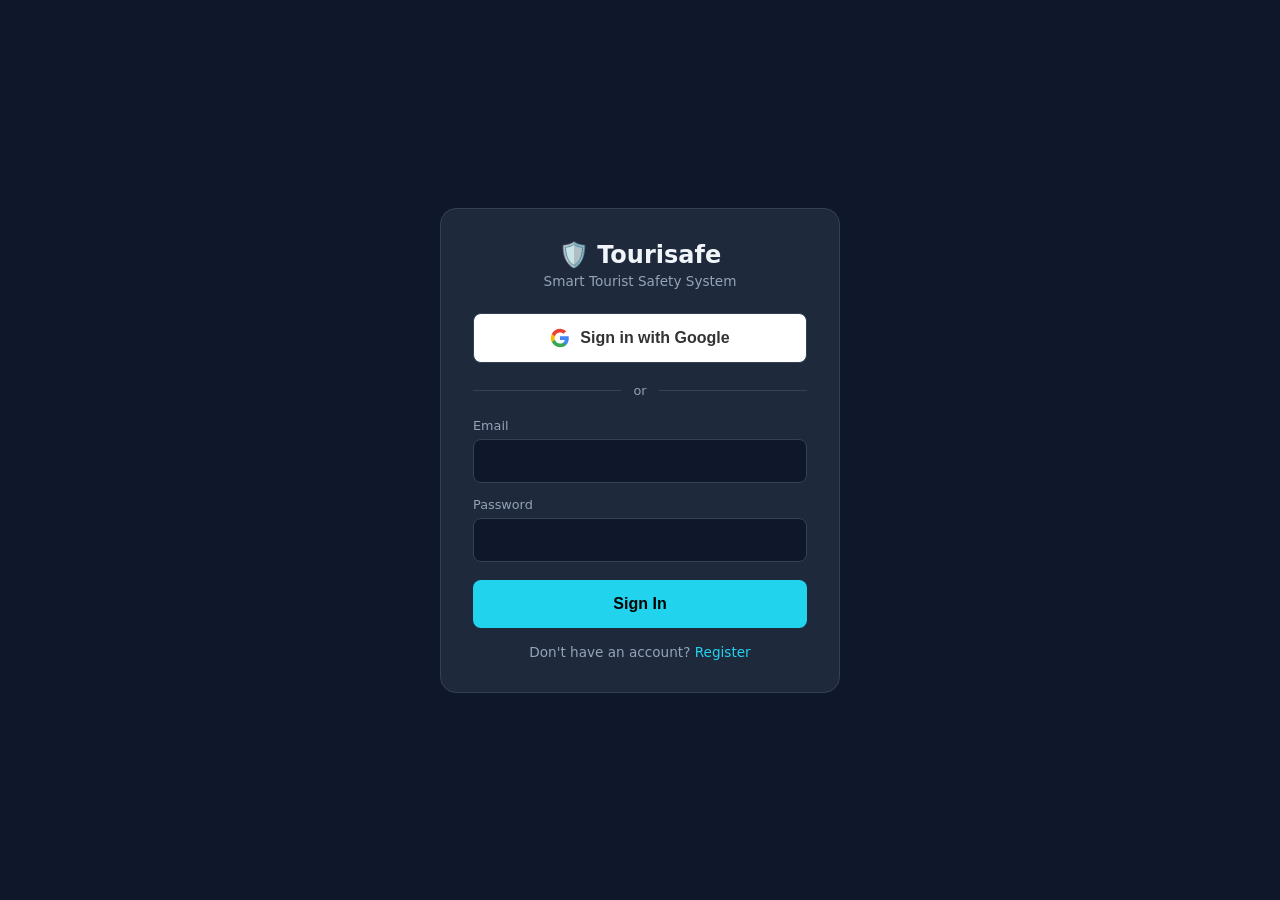
<file: app/templates/auth.html>
<!DOCTYPE html>
<html lang="en">
<head>
  <meta charset="UTF-8" />
  <meta name="viewport" content="width=device-width, initial-scale=1.0" />
  <title>Tourisafe — Sign In</title>
  <style>
    *, *::before, *::after { box-sizing: border-box; margin: 0; padding: 0; }
    :root {
      --bg: #0f172a; --surface: #1e293b; --border: #334155;
      --text: #f1f5f9; --muted: #94a3b8; --accent: #22d3ee; --danger: #ef4444;
    }
    body {
      font-family: system-ui, -apple-system, sans-serif; background: var(--bg);
      color: var(--text); min-height: 100vh; display: flex; align-items: center;
      justify-content: center;
    }
    .auth-card {
      width: 100%; max-width: 400px; padding: 32px; background: var(--surface);
      border: 1px solid var(--border); border-radius: 16px;
    }
    .auth-card h1 {
      font-size: 1.5rem; text-align: center; margin-bottom: 4px;
    }
    .auth-card .subtitle {
      text-align: center; color: var(--muted); font-size: 0.85rem; margin-bottom: 24px;
    }
    .google-btn {
      width: 100%; padding: 14px; border: 1px solid var(--border); border-radius: 8px;
      background: #fff; color: #333; font-size: 1rem; font-weight: 600;
      cursor: pointer; display: flex; align-items: center; justify-content: center; gap: 10px;
      transition: all 0.2s; min-height: 48px;
    }
    .google-btn:hover { background: #f1f1f1; }
    .google-btn img { width: 20px; height: 20px; }
    .divider {
      display: flex; align-items: center; gap: 12px; margin: 20px 0;
      color: var(--muted); font-size: 0.8rem;
    }
    .divider::before, .divider::after {
      content: ''; flex: 1; height: 1px; background: var(--border);
    }
    .form-group { margin-bottom: 14px; }
    .form-group label {
      display: block; font-size: 0.8rem; color: var(--muted); margin-bottom: 6px;
    }
    .form-group input {
      width: 100%; padding: 12px; border: 1px solid var(--border); border-radius: 8px;
      background: var(--bg); color: var(--text); font-size: 1rem; min-height: 44px;
    }
    .form-group input:focus { outline: 2px solid var(--accent); outline-offset: 1px; }
    .btn-primary {
      width: 100%; padding: 14px; border: none; border-radius: 8px;
      background: var(--accent); color: #000; font-size: 1rem; font-weight: 700;
      cursor: pointer; min-height: 48px; margin-top: 4px;
    }
    .btn-primary:hover { opacity: 0.9; }
    .toggle {
      text-align: center; margin-top: 16px; font-size: 0.85rem; color: var(--muted);
    }
    .toggle a { color: var(--accent); cursor: pointer; text-decoration: none; }
    .error-msg {
      background: rgba(239,68,68,0.15); color: var(--danger); padding: 10px;
      border-radius: 8px; font-size: 0.85rem; margin-bottom: 14px; display: none;
    }
    .error-msg.show { display: block; }
  </style>
</head>
<body>
  <div class="auth-card" role="main">
    <h1>🛡️ Tourisafe</h1>
    <p class="subtitle">Smart Tourist Safety System</p>

    <!-- Google OAuth -->
    <a href="/auth/google/login" style="text-decoration:none">
      <button class="google-btn" type="button" aria-label="Sign in with Google">
        <svg width="20" height="20" viewBox="0 0 24 24">
          <path fill="#4285F4" d="M22.56 12.25c0-.78-.07-1.53-.2-2.25H12v4.26h5.92a5.06 5.06 0 0 1-2.2 3.32v2.77h3.57c2.08-1.92 3.28-4.74 3.28-8.1z"/>
          <path fill="#34A853" d="M12 23c2.97 0 5.46-.98 7.28-2.66l-3.57-2.77c-.98.66-2.23 1.06-3.71 1.06-2.86 0-5.29-1.93-6.16-4.53H2.18v2.84C3.99 20.53 7.7 23 12 23z"/>
          <path fill="#FBBC05" d="M5.84 14.09c-.22-.66-.35-1.36-.35-2.09s.13-1.43.35-2.09V7.07H2.18C1.43 8.55 1 10.22 1 12s.43 3.45 1.18 4.93l2.85-2.22.81-.62z"/>
          <path fill="#EA4335" d="M12 5.38c1.62 0 3.06.56 4.21 1.64l3.15-3.15C17.45 2.09 14.97 1 12 1 7.7 1 3.99 3.47 2.18 7.07l3.66 2.84c.87-2.6 3.3-4.53 6.16-4.53z"/>
        </svg>
        Sign in with Google
      </button>
    </a>

    <div class="divider">or</div>

    <!-- Email / Password -->
    <div id="error-msg" class="error-msg" role="alert" aria-live="assertive"></div>

    <form id="auth-form" onsubmit="handleSubmit(event)">
      <div class="form-group" id="name-group" style="display:none">
        <label for="auth-name">Full Name</label>
        <input id="auth-name" type="text" autocomplete="name" />
      </div>
      <div class="form-group">
        <label for="auth-email">Email</label>
        <input id="auth-email" type="email" autocomplete="email" required />
      </div>
      <div class="form-group">
        <label for="auth-password">Password</label>
        <input id="auth-password" type="password" autocomplete="current-password" required minlength="6" />
      </div>
      <button type="submit" class="btn-primary" id="auth-submit">Sign In</button>
    </form>

    <p class="toggle">
      <span id="toggle-text">Don't have an account?</span>
      <a onclick="toggleMode()" id="toggle-link">Register</a>
    </p>
  </div>

  <script>
    let isRegister = false;

    function toggleMode() {
      isRegister = !isRegister;
      document.getElementById('name-group').style.display = isRegister ? '' : 'none';
      document.getElementById('auth-submit').textContent = isRegister ? 'Register' : 'Sign In';
      document.getElementById('toggle-text').textContent = isRegister ? 'Already have an account?' : "Don't have an account?";
      document.getElementById('toggle-link').textContent = isRegister ? 'Sign In' : 'Register';
      document.getElementById('error-msg').className = 'error-msg';
    }

    async function handleSubmit(e) {
      e.preventDefault();
      const errEl = document.getElementById('error-msg');
      const email = document.getElementById('auth-email').value;
      const password = document.getElementById('auth-password').value;
      const name = document.getElementById('auth-name').value;
      const url = isRegister ? '/auth/register' : '/auth/login';
      const body = isRegister ? { email, password, name } : { email, password };

      try {
        const res = await fetch(url, {
          method: 'POST',
          headers: { 'Content-Type': 'application/json' },
          body: JSON.stringify(body),
        });
        const data = await res.json();
        if (!res.ok) {
          errEl.textContent = data.detail || 'Authentication failed';
          errEl.className = 'error-msg show';
          return;
        }
        localStorage.setItem('tourisafe_token', data.access_token);
        // Redirect to admin if admin, tourist otherwise
        if (data.user?.is_admin) {
          window.location.href = '/';
        } else {
          window.location.href = '/tourist';
        }
      } catch (err) {
        errEl.textContent = 'Network error. Please try again.';
        errEl.className = 'error-msg show';
      }
    }
  </script>
</body>
</html>
</file>
